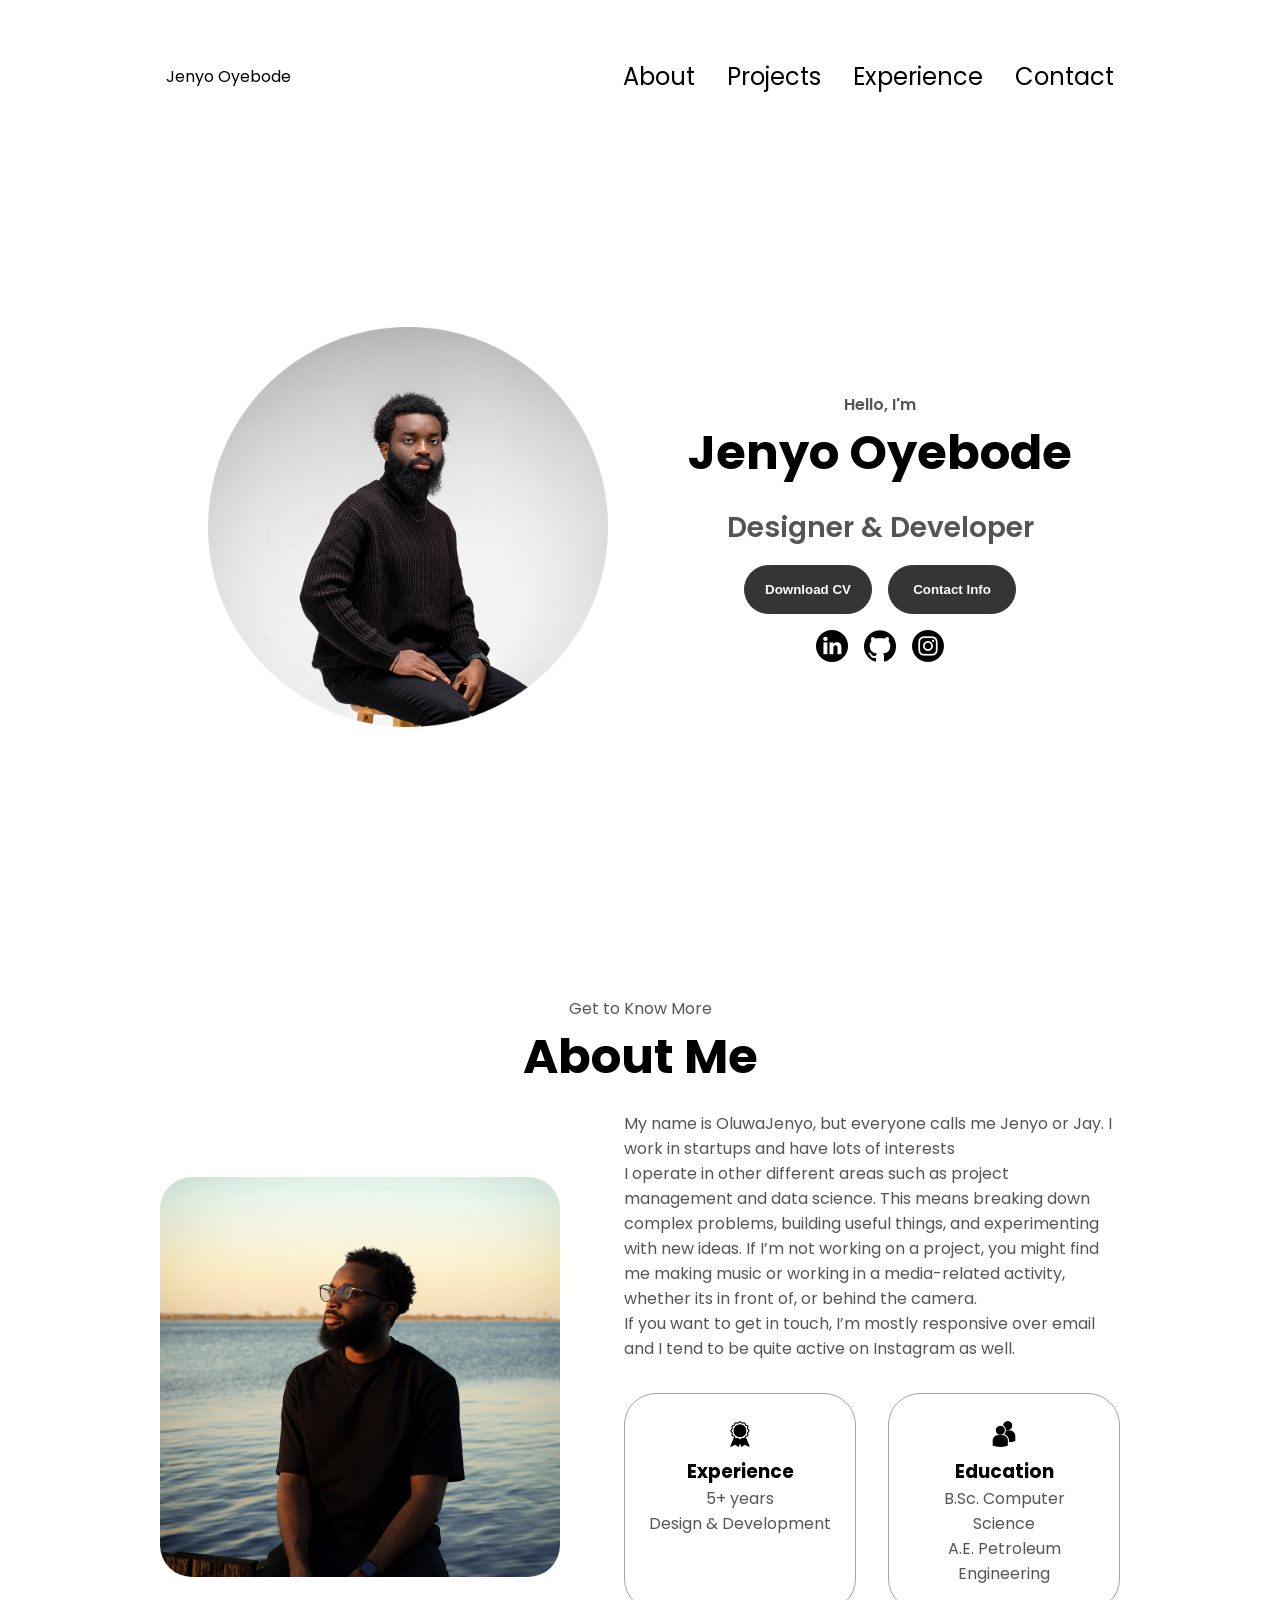
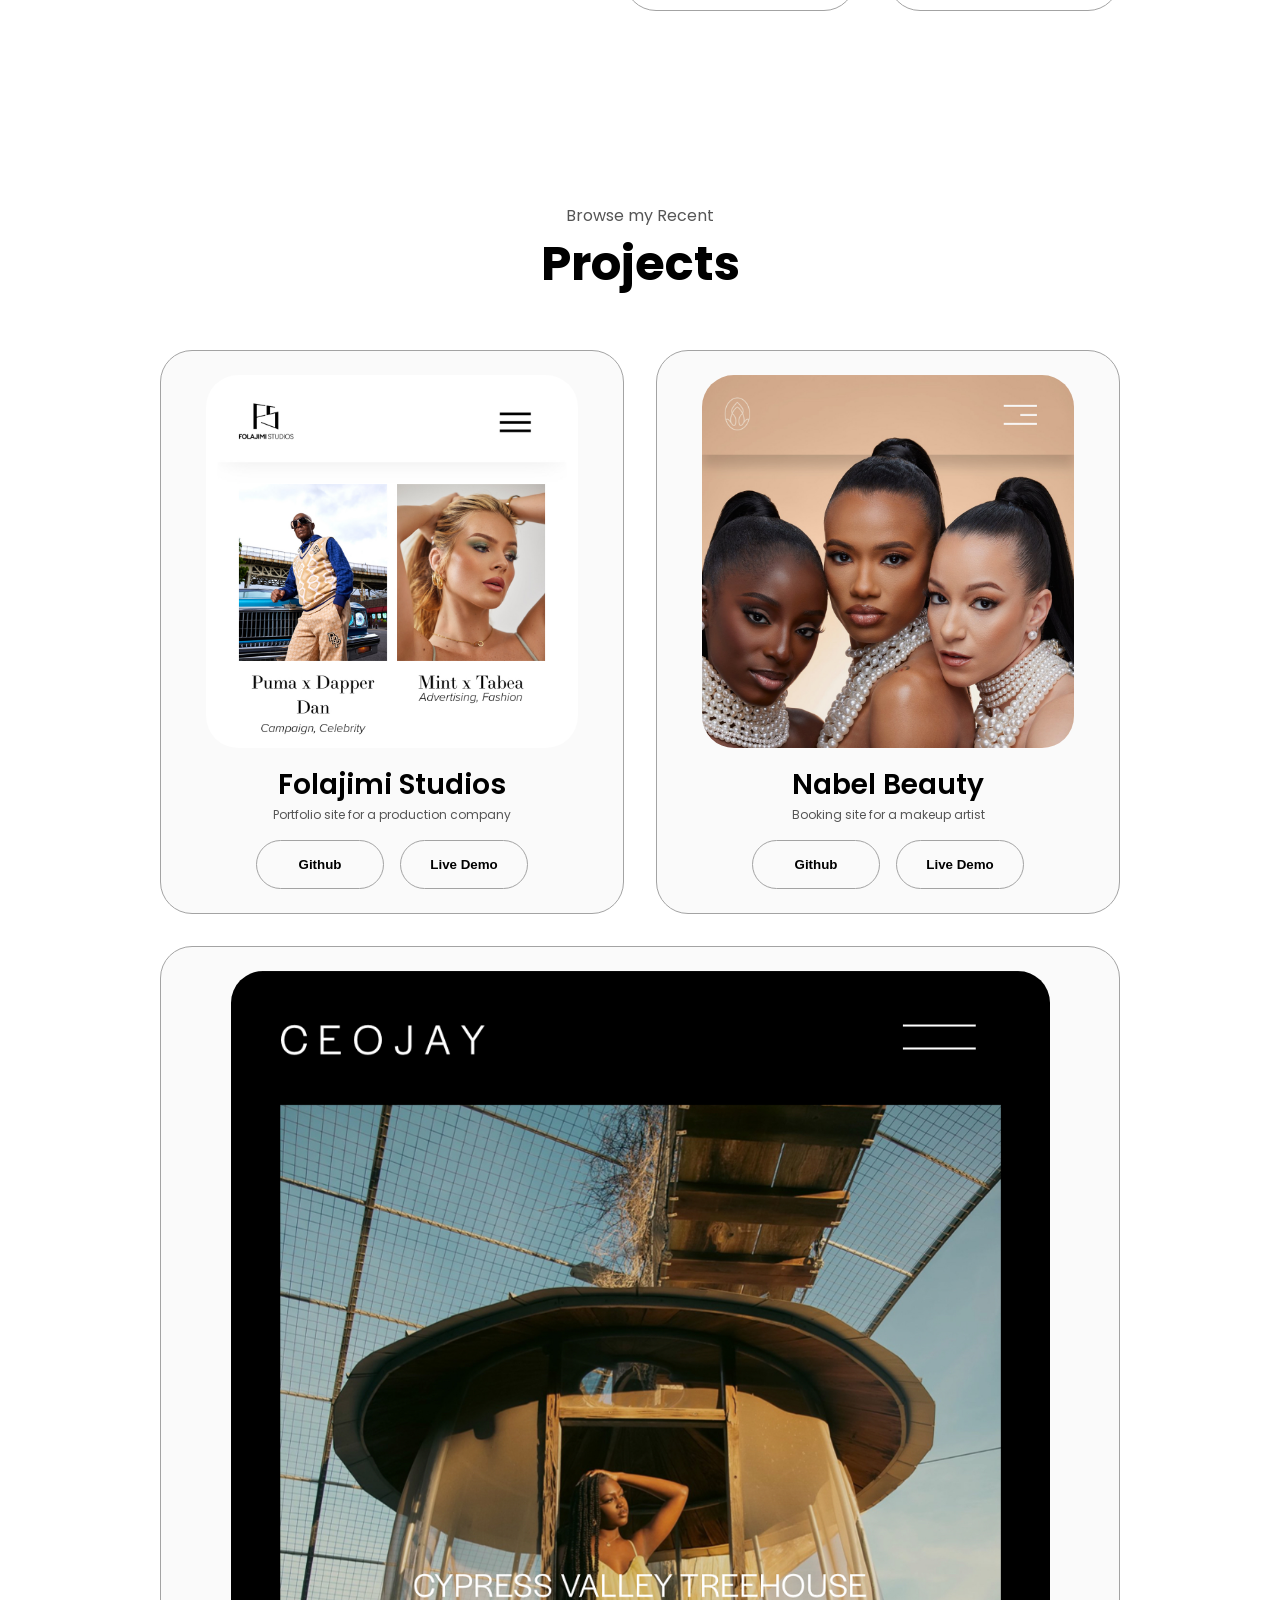
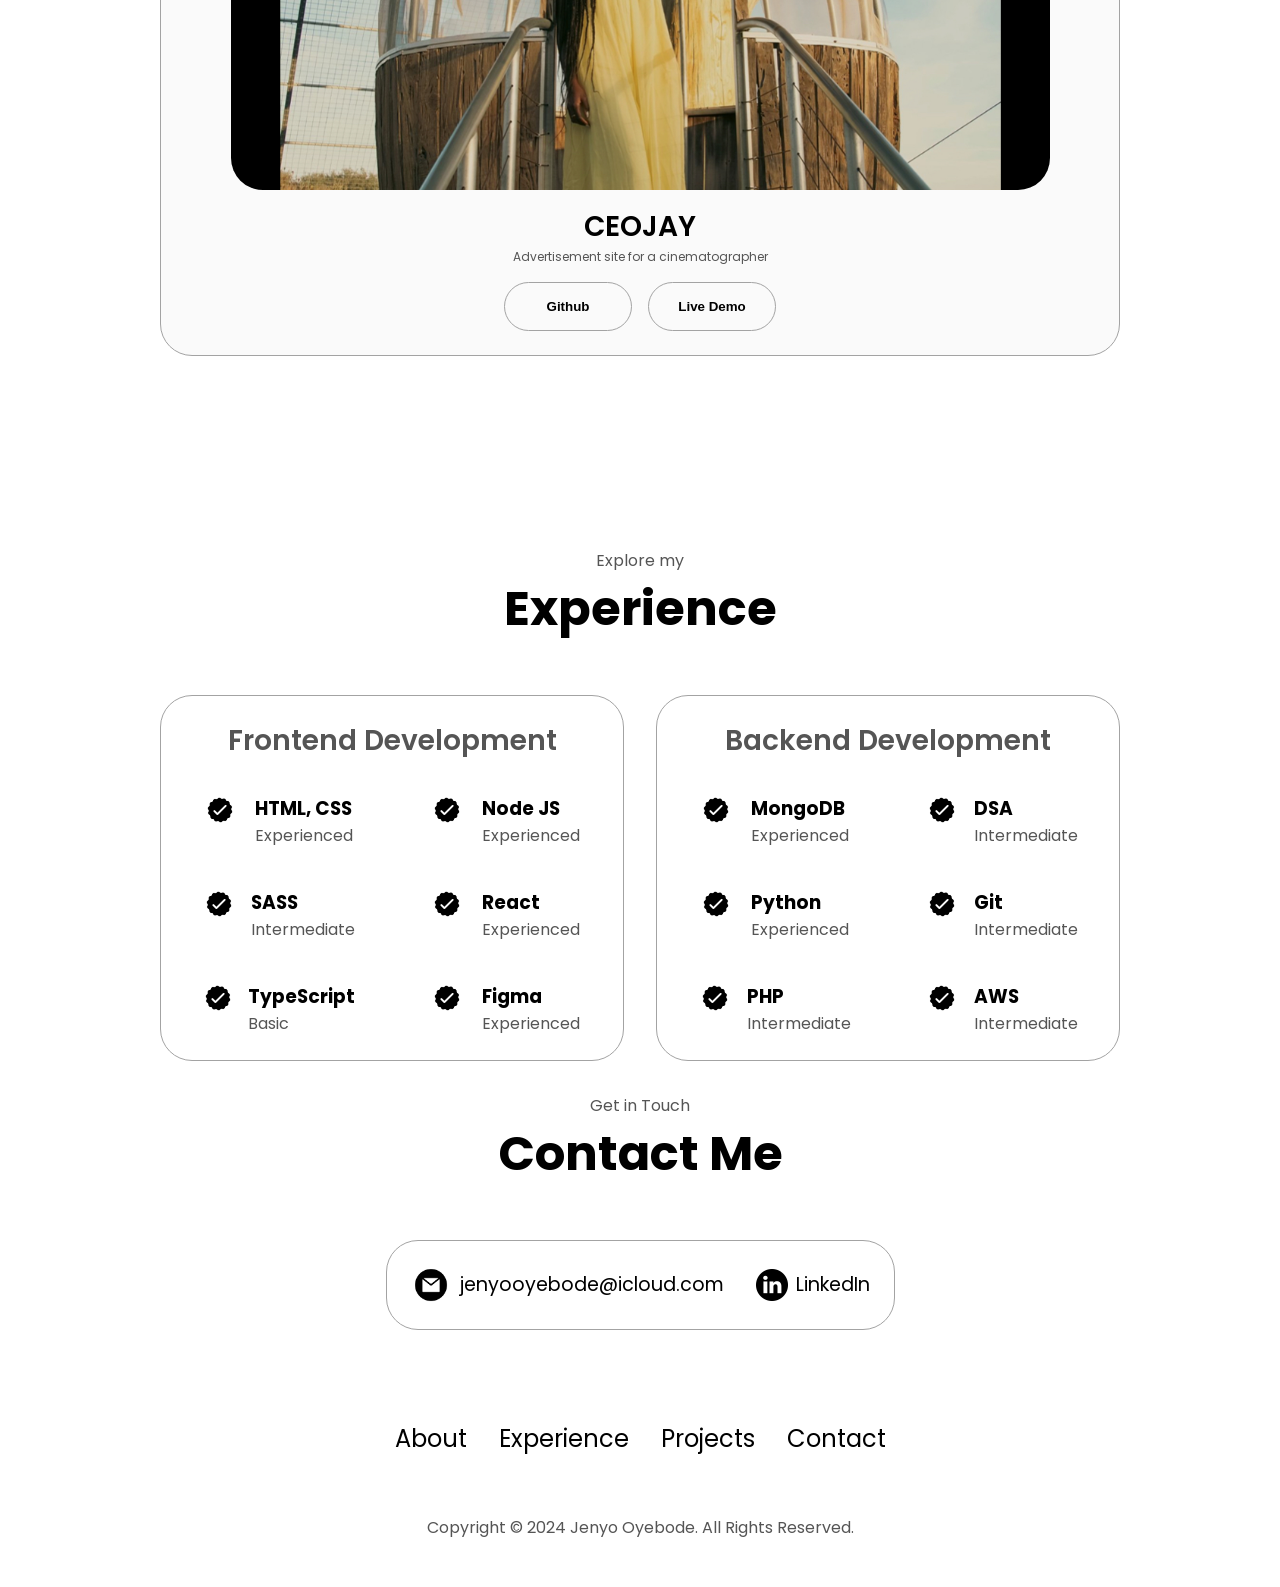
<file: index.html>
<!DOCTYPE html>
<html lang="en">
  <head>
    <meta charset="UTF-8" />
    <meta http-equiv="X-UA-Compatible" content="IE=edge" />
    <meta name="viewport" content="width=device-width, initial-scale=1.0" />
    <title>Jenyo Oyebode</title>

    <!-- add icon link -->
    <link rel="icon" href="./assets/fav-icon.png" type="image/icon type">

    <link rel="stylesheet" href="style.css" />
    <link rel="stylesheet" href="mediaqueries.css" />
  </head>

  <body>
    <nav id="desktop-nav">
      <div class="logo">Jenyo Oyebode</div>
      <div>
        <ul class="nav-links">
          <li><a href="#about">About</a></li>
          <li><a href="#projects">Projects</a></li>
          <li><a href="#experience">Experience</a></li>
          <li><a href="#contact">Contact</a></li>
        </ul>
      </div>
    </nav>
    <nav id="hamburger-nav">
      <div class="logo">Jenyo Oyebode</div>
      <div class="hamburger-menu">
        <div class="hamburger-icon" onclick="toggleMenu()">
          <span></span>
          <span></span>
          <span></span>
        </div>
        <div class="menu-links">
          <li><a href="#about" onclick="toggleMenu()">About</a></li>
          <li><a href="#projects" onclick="toggleMenu()">Projects</a></li>
          <li><a href="#experience" onclick="toggleMenu()">Experience</a></li>
          <li><a href="#contact" onclick="toggleMenu()">Contact</a></li>
        </div>
      </div>
    </nav>
    <section id="profile">
      <div class="section__pic-container">
        <img src="./assets/profile-pic.png" alt="Jenyo Oyebode profile picture" />
      </div>
      <div class="section__text">
        <p class="section__text__p1">Hello, I'm</p>
        <h1 class="title">Jenyo Oyebode</h1>
        <p class="section__text__p2">Designer & Developer</p>
        <div class="btn-container">
          <button
            class="btn btn-color-1"
            onclick="window.open('./assets/Oluwajenyo_Oyebode_Resume.pdf')"
          >
            Download CV
          </button>
          <button class="btn btn-color-1" onclick="location.href='./#contact'">
            Contact Info
          </button>
        </div>
        <div id="socials-container">
          <img
              src="./assets/linkedin.png"
              alt="My LinkedIn profile"
              class="icon"
              onclick="window.open('https://www.linkedin.com/in/oluwajenyo-oyebode', '_blank')"
            />

          <img
            src="./assets/github.png"
            alt="My Github profile"
            class="icon"
            onclick="window.open('https://github.com/jay-lenz', '_blank')"
          />
          <img
            src="./assets/instagram.png"
            alt="My Instagram profile"
            class="icon"
            onclick="window.open('https://www.instagram.com/jay_lenz')"

          />
        </div>
      </div>  
      
    </section>
    

    <section id="about">
      <p class="section__text__p1">Get to Know More</p>
      <h1 class="title">About Me</h1>
      <div class="section-container">
        <div class="section__pic-container">
          <img
            src="./assets/about-pic.png"
            alt="Profile picture"
            class="about-pic"
          />
        </div>
        <div class="about-details-container">
          <div class="text-container">
            <p>My name is OluwaJenyo, but everyone calls me Jenyo or Jay. I work in startups and have lots of interests </p>
            <p> I operate in other different areas such as project management and data science. This means breaking down complex problems, building useful things, and experimenting with new ideas. If I’m not working on a project, you might find me making music or working in a media-related activity, whether its in front of, or behind the camera. </p>
            <p> If you want to get in touch, I’m mostly responsive over email and I tend to be quite active on Instagram as well. </p>
          </div>
          <div class="about-containers">
            <div class="details-container">
              <img
                src="./assets/experience.png"
                alt="Experience icon"
                class="icon"
              />
              <h3>Experience</h3>
              <p>5+ years <br />Design & Development</p>
            </div>
            <div class="details-container">
              <img
                src="./assets/education.png"
                alt="Education icon"
                class="icon"
              />
              <h3>Education</h3>
              <p>B.Sc. Computer Science<br />A.E. Petroleum Engineering</p>
            </div>
          </div>
        </div>
      </div>
      <!-- <img
        src="./assets/arrow.png"
        alt="Arrow icon"
        class="icon arrow"
        onclick="location.href='./#projects'"
      /> -->
    </section>
    
    <section id="projects">
      <p class="section__text__p1">Browse my Recent</p>
      <h1 class="title">Projects</h1>
      <div class="experience-details-container">
        <div class="about-containers">
          <div class="details-container color-container">
            <div class="article-container">
              <img
                src="./assets/project-1.png"
                alt="Project 1"
                class="project-img"
              />
            </div>
            <h2 class="experience-sub-title project-title">Folajimi Studios</h2>
            <p class="section__text__p3">Portfolio site for a production company</p>
            <div class="btn-container">
              <button
                class="btn btn-color-2 project-btn"
                onclick="window.open('https://github.com/jay-lenz', '_blank')"
              >
                Github
              </button>
              <button
                class="btn btn-color-2 project-btn"
                onclick="window.open('https://www.folajimistudios.com/', '_blank')"
              >
                Live Demo
              </button>
            </div>
          </div>
          <div class="details-container color-container">
            <div class="article-container">
              <img
                src="./assets/project-2.png"
                alt="Project 2"
                class="project-img"
              />
            </div>
            <h2 class="experience-sub-title project-title">Nabel Beauty</h2>
            <p class="section__text__p3">Booking site for a makeup artist</p>
            <div class="btn-container">
              <button
                class="btn btn-color-2 project-btn"
                onclick="window.open('https://github.com/jay-lenz', '_blank')"
              >
                Github
              </button>
              <button
                class="btn btn-color-2 project-btn"
                onclick="window.open('https://www.nabelbeauty.com/', '_blank')"
              >
                Live Demo
              </button>
            </div>
          </div>
          <div class="details-container color-container">
            <div class="article-container">
              <img
                src="./assets/project-3.png"
                alt="Project 3"
                class="project-img"
              />
            </div>
            <h2 class="experience-sub-title project-title">CEOJAY</h2>
            <p class="section__text__p3">Advertisement site for a cinematographer</p>
            <div class="btn-container">
              <button
                class="btn btn-color-2 project-btn"
                onclick="window.open('https://github.com/jay-lenz', '_blank')"
              >
                Github
              </button>
              <button
                class="btn btn-color-2 project-btn"
                onclick="window.open('https://www.ceojay.me/', '_blank')"
              >
                Live Demo
              </button>
            </div>
          </div>
        </div>
      </div>
      <!-- <img
        src="./assets/arrow.png"
        alt="Arrow icon"
        class="icon arrow"
        onclick="location.href='./#experience'"
      /> -->
    </section>
    <section id="experience">
      <p class="section__text__p1">Explore my</p>
      <h1 class="title">Experience</h1>
      <div class="experience-details-container">
        <div class="about-containers">
          <div class="details-container">
            <h2 class="experience-sub-title">Frontend Development</h2>
            <div class="article-container">
              <article>
                <img
                  src="./assets/checkmark.png"
                  alt="Experience icon"
                  class="icon"
                />
                <div>
                  <h3>HTML, CSS</h3>
                  <p>Experienced</p>
                </div>
              </article>
              <article>
                <img
                  src="./assets/checkmark.png"
                  alt="Experience icon"
                  class="icon"
                />
                <div>
                  <h3>Node JS</h3>
                  <p>Experienced</p>
                </div>
              </article>
              <article>
                <img
                  src="./assets/checkmark.png"
                  alt="Experience icon"
                  class="icon"
                />
                <div>
                  <h3>SASS</h3>
                  <p>Intermediate</p>
                </div>
              </article>
              <article>
                <img
                  src="./assets/checkmark.png"
                  alt="Experience icon"
                  class="icon"
                />
                <div>
                  <h3>React</h3>
                  <p>Experienced</p>
                </div>
              </article>
              <article>
                <img
                  src="./assets/checkmark.png"
                  alt="Experience icon"
                  class="icon"
                />
                <div>
                  <h3>TypeScript</h3>
                  <p>Basic</p>
                </div>
              </article>
              <article>
                <img
                  src="./assets/checkmark.png"
                  alt="Experience icon"
                  class="icon"
                />
                <div>
                  <h3>Figma</h3>
                  <p>Experienced</p>
                </div>
              </article>
            </div>
          </div>
          <div class="details-container">
            <h2 class="experience-sub-title">Backend Development</h2>
            <div class="article-container">
              <article>
                <img
                  src="./assets/checkmark.png"
                  alt="Experience icon"
                  class="icon"
                />
                <div>
                  <h3>MongoDB</h3>
                  <p>Experienced</p>
                </div>
              </article>
              <article>
                <img
                  src="./assets/checkmark.png"
                  alt="Experience icon"
                  class="icon"
                />
                <div>
                  <h3>DSA</h3>
                  <p>Intermediate</p>
                </div>
              </article>
              <article>
                <img
                  src="./assets/checkmark.png"
                  alt="Experience icon"
                  class="icon"
                />
                <div>
                  <h3>Python</h3>
                  <p>Experienced</p>
                </div>
              </article>
              <article>
                <img
                  src="./assets/checkmark.png"
                  alt="Experience icon"
                  class="icon"
                />
                <div>
                  <h3>Git</h3>
                  <p>Intermediate</p>
                </div>
              </article>
              <article>
                <img
                  src="./assets/checkmark.png"
                  alt="Experience icon"
                  class="icon"
                />
                <div>
                  <h3>PHP</h3>
                  <p>Intermediate</p>
                </div>
              </article>
              <article>
                <img
                  src="./assets/checkmark.png"
                  alt="Experience icon"
                  class="icon"
                />
                <div>
                  <h3>AWS</h3>
                  <p>Intermediate</p>
                </div>
              </article>
            </div>
          </div>
        </div>
      </div>
      <!-- <img
        src="./assets/arrow.png"
        alt="Arrow icon"
        class="icon arrow"
        onclick="location.href='./#contact'"
      /> -->

    </section>
    <section id="contact">
      <p class="section__text__p1">Get in Touch</p>
      <h1 class="title">Contact Me</h1>
      <div class="contact-info-upper-container">
        <div class="contact-info-container">
          <img
            src="./assets/email.png"
            alt="Email icon"
            class="icon contact-icon email-icon"
          />
          <p><a href="mailto:jenyooyebode@icloud.com">jenyooyebode@icloud.com</a></p>
        </div>
        <div class="contact-info-container">
          <img
            src="./assets/linkedin.png"
            alt="LinkedIn icon"
            class="icon contact-icon"
          />
          <p><a href="https://www.linkedin.com/in/oluwajenyo-oyebode" target="_blank">LinkedIn</a></p>

          
        </div>
      </div>
    </section>
    <footer>
      <nav>
        <div class="nav-links-container">
          <ul class="nav-links">
            <li><a href="#about">About</a></li>
            <li><a href="#experience">Experience</a></li>
            <li><a href="#projects">Projects</a></li>
            <li><a href="#contact">Contact</a></li>
          </ul>
        </div>
      </nav>
      <p>Copyright &#169; 2024 Jenyo Oyebode. All Rights Reserved.</p>
    </footer>
    <script src="script.js"></script>
  </body>

</html>
</file>
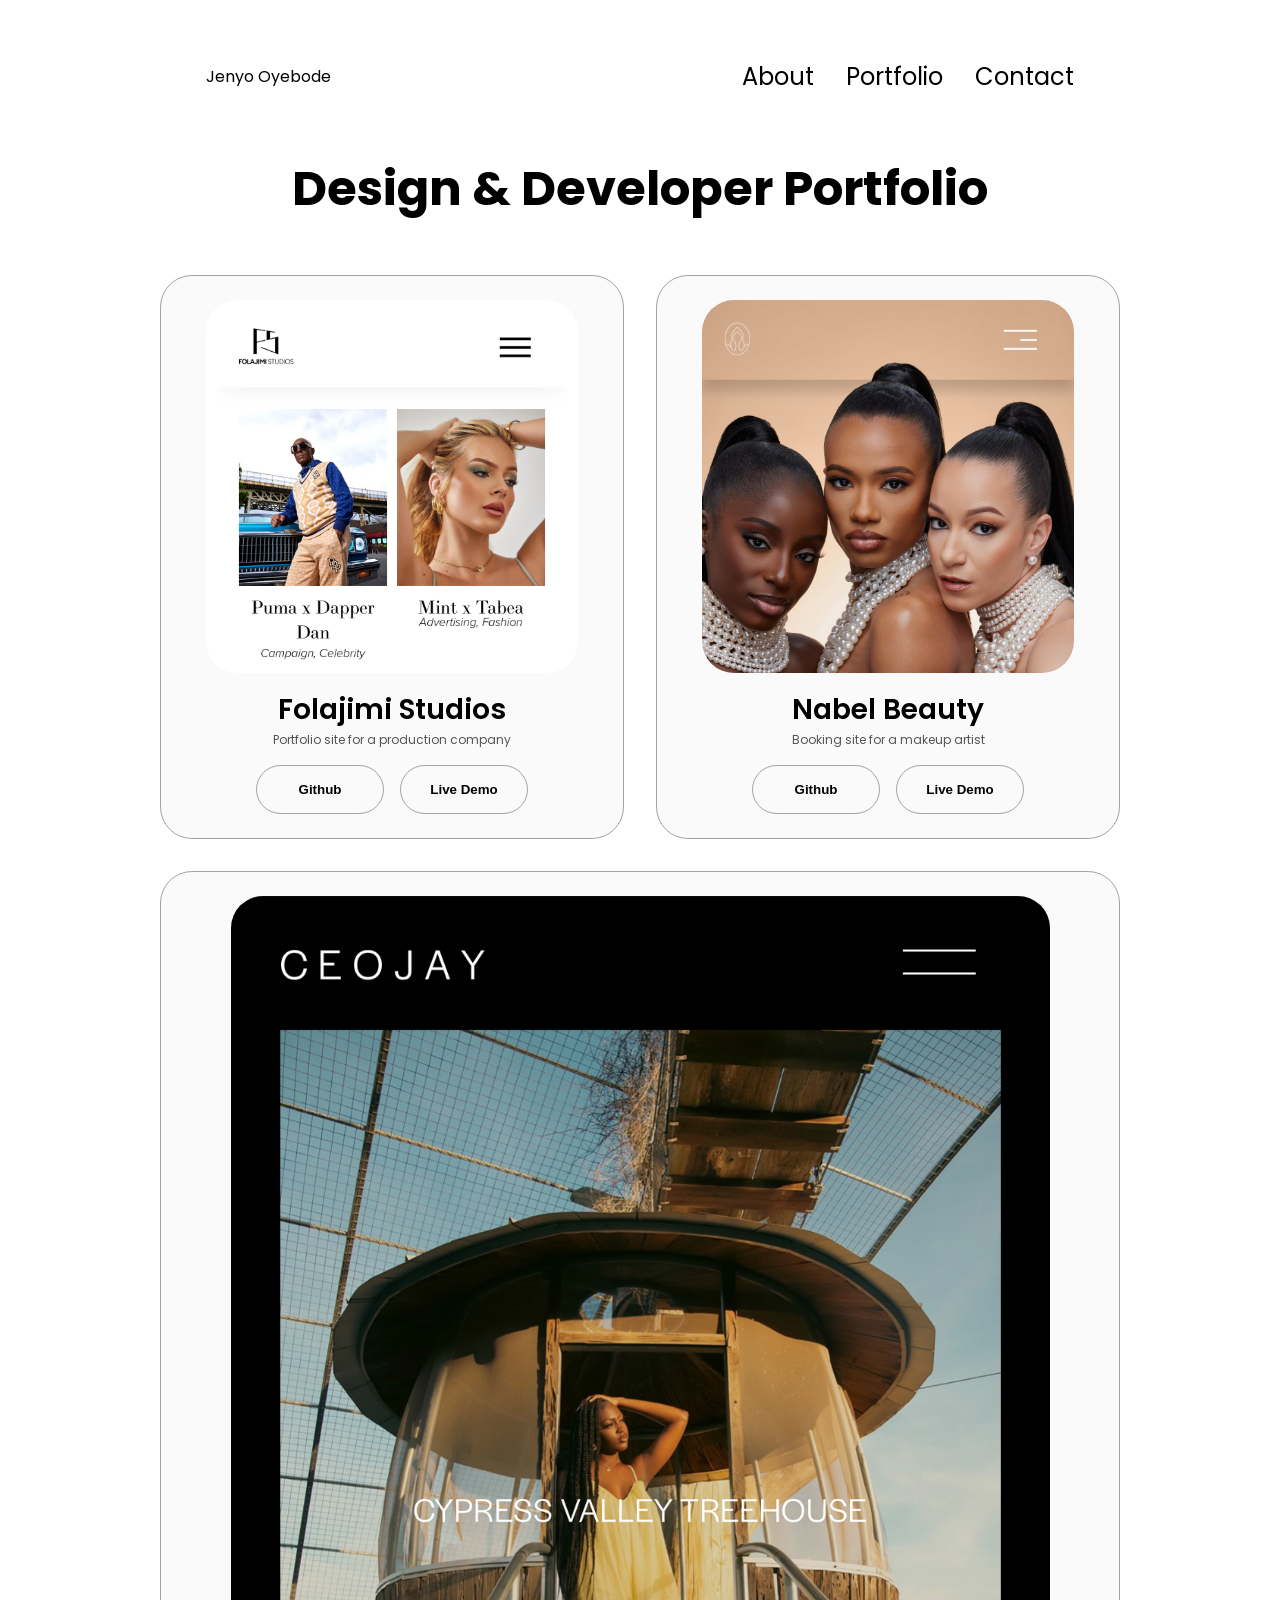
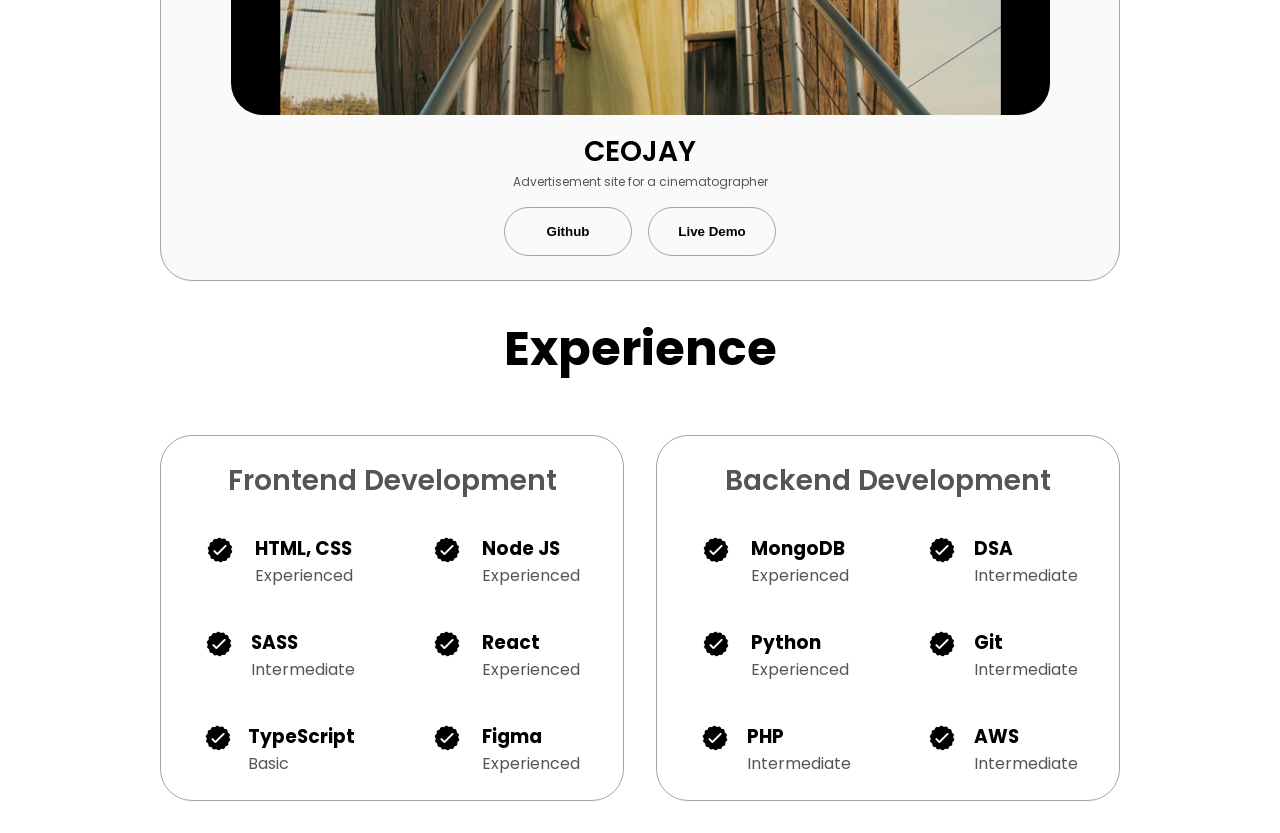
<file: developer.html>
<!DOCTYPE html>
<html lang="en">
  <head>
    <meta charset="UTF-8" />
    <meta http-equiv="X-UA-Compatible" content="IE=edge" />
    <meta name="viewport" content="width=device-width, initial-scale=1.0" />
    <title>Jenyo Oyebode</title>

    <!-- add icon link -->
    <link rel="icon" href="./assets/fav-icon.png" type="image/icon type">

    <link rel="stylesheet" href="style.css" />
    <link rel="stylesheet" href="mediaqueries.css" />
  </head>

  <body>
    <!-- Navigation Section -->
    <nav id="desktop-nav">
      <div class="logo">Jenyo Oyebode</div>
      <div>
        <ul class="nav-links">
          <li><a href="#about">About</a></li>
          <li><a href="#portfolio">Portfolio</a></li>
          <li><a href="#contact">Contact</a></li>
        </ul>
      </div>
    </nav>
    <nav id="hamburger-nav">
      <div class="logo">Jenyo Oyebode</div>
      <div class="hamburger-menu">
        <div class="hamburger-icon" onclick="toggleMenu()">
          <span></span>
          <span></span>
          <span></span>
        </div>
        <div class="menu-links">
          <li><a href="#about" onclick="toggleMenu()">About</a></li>
          <li><a href="#portfolio" onclick="toggleMenu()">Portfolio</a></li>
          <li><a href="#contact" onclick="toggleMenu()">Contact</a></li>
        </div>
      </div>
    </nav>


    <!-- Portfolio Section -->
    <section id="portfolio">
      <h1 class="title">Design & Developer Portfolio</h1>
      <div class="experience-details-container">
        <div class="about-containers">
          <div class="details-container color-container">
            <div class="article-container">
              <img
                src="./assets/project-1.png"
                alt="Project 1"
                class="project-img"
              />
            </div>
            <h2 class="experience-sub-title project-title">Folajimi Studios</h2>
            <p class="section__text__p3">Portfolio site for a production company</p>
            <div class="btn-container">
              <button
                class="btn btn-color-2 project-btn"
                onclick="window.open('https://github.com/jay-lenz', '_blank')"
              >
                Github
              </button>
              <button
                class="btn btn-color-2 project-btn"
                onclick="window.open('https://www.folajimistudios.com/', '_blank')"
              >
                Live Demo
              </button>
            </div>
          </div>
          <div class="details-container color-container">
            <div class="article-container">
              <img
                src="./assets/project-2.png"
                alt="Project 2"
                class="project-img"
              />
            </div>
            <h2 class="experience-sub-title project-title">Nabel Beauty</h2>
            <p class="section__text__p3">Booking site for a makeup artist</p>
            <div class="btn-container">
              <button
                class="btn btn-color-2 project-btn"
                onclick="window.open('https://github.com/jay-lenz', '_blank')"
              >
                Github
              </button>
              <button
                class="btn btn-color-2 project-btn"
                onclick="window.open('https://www.nabelbeauty.com/', '_blank')"
              >
                Live Demo
              </button>
            </div>
          </div>
          <div class="details-container color-container">
            <div class="article-container">
              <img
                src="./assets/project-3.png"
                alt="Project 3"
                class="project-img"
              />
            </div>
            <h2 class="experience-sub-title project-title">CEOJAY</h2>
            <p class="section__text__p3">Advertisement site for a cinematographer</p>
            <div class="btn-container">
              <button
                class="btn btn-color-2 project-btn"
                onclick="window.open('https://github.com/jay-lenz', '_blank')"
              >
                Github
              </button>
              <button
                class="btn btn-color-2 project-btn"
                onclick="window.open('https://www.ceojay.me/', '_blank')"
              >
                Live Demo
              </button>
            </div>
          </div>
        </div>
      </div>
      <!-- <img
        src="./assets/arrow.png"
        alt="Arrow icon"
        class="icon arrow"
        onclick="location.href='./#experience'"
      /> -->
    </section>



    <!-- Experience Section -->
    <section id="experience">
      <h1 class="title">Experience</h1>
      <div class="experience-details-container">
        <div class="about-containers">
          <div class="details-container">
            <h2 class="experience-sub-title">Frontend Development</h2>
            <div class="article-container">
              <article>
                <img
                  src="./assets/checkmark.png"
                  alt="Experience icon"
                  class="icon"
                />
                <div>
                  <h3>HTML, CSS</h3>
                  <p>Experienced</p>
                </div>
              </article>
              <article>
                <img
                  src="./assets/checkmark.png"
                  alt="Experience icon"
                  class="icon"
                />
                <div>
                  <h3>Node JS</h3>
                  <p>Experienced</p>
                </div>
              </article>
              <article>
                <img
                  src="./assets/checkmark.png"
                  alt="Experience icon"
                  class="icon"
                />
                <div>
                  <h3>SASS</h3>
                  <p>Intermediate</p>
                </div>
              </article>
              <article>
                <img
                  src="./assets/checkmark.png"
                  alt="Experience icon"
                  class="icon"
                />
                <div>
                  <h3>React</h3>
                  <p>Experienced</p>
                </div>
              </article>
              <article>
                <img
                  src="./assets/checkmark.png"
                  alt="Experience icon"
                  class="icon"
                />
                <div>
                  <h3>TypeScript</h3>
                  <p>Basic</p>
                </div>
              </article>
              <article>
                <img
                  src="./assets/checkmark.png"
                  alt="Experience icon"
                  class="icon"
                />
                <div>
                  <h3>Figma</h3>
                  <p>Experienced</p>
                </div>
              </article>
            </div>
          </div>
          <div class="details-container">
            <h2 class="experience-sub-title">Backend Development</h2>
            <div class="article-container">
              <article>
                <img
                  src="./assets/checkmark.png"
                  alt="Experience icon"
                  class="icon"
                />
                <div>
                  <h3>MongoDB</h3>
                  <p>Experienced</p>
                </div>
              </article>
              <article>
                <img
                  src="./assets/checkmark.png"
                  alt="Experience icon"
                  class="icon"
                />
                <div>
                  <h3>DSA</h3>
                  <p>Intermediate</p>
                </div>
              </article>
              <article>
                <img
                  src="./assets/checkmark.png"
                  alt="Experience icon"
                  class="icon"
                />
                <div>
                  <h3>Python</h3>
                  <p>Experienced</p>
                </div>
              </article>
              <article>
                <img
                  src="./assets/checkmark.png"
                  alt="Experience icon"
                  class="icon"
                />
                <div>
                  <h3>Git</h3>
                  <p>Intermediate</p>
                </div>
              </article>
              <article>
                <img
                  src="./assets/checkmark.png"
                  alt="Experience icon"
                  class="icon"
                />
                <div>
                  <h3>PHP</h3>
                  <p>Intermediate</p>
                </div>
              </article>
              <article>
                <img
                  src="./assets/checkmark.png"
                  alt="Experience icon"
                  class="icon"
                />
                <div>
                  <h3>AWS</h3>
                  <p>Intermediate</p>
                </div>
              </article>
            </div>
          </div>
        </div>
      </div>
      <!-- <img
        src="./assets/arrow.png"
        alt="Arrow icon"
        class="icon arrow"
        onclick="location.href='./#contact'"
      /> -->

    </section>

    <!-- Script -->
    <script src="script.js"></script>
  </body>

</html>
</file>
<file: style.css>
/* GENERAL */

@import url("https://fonts.googleapis.com/css2?family=Poppins:wght@300;400;500;600&display=swap");

* {
  margin: 0;
  padding: 0;
}

body {
  font-family: "Poppins", sans-serif;
}

html {
  scroll-behavior: smooth;
}

p {
  color: rgb(85, 85, 85);
}

/* TRANSITION */

a,
.btn {
  transition: all 300ms ease;
}

/* DESKTOP NAV */
.logo img { 
  position: inherit;
  width: 50px;
}

nav,
.nav-links {
  display: flex;
}

nav {
  justify-content: space-around;
  align-items: center;
  height: 17vh;
}

.nav-links {
  gap: 2rem;
  list-style: none;
  font-size: 1.5rem;
}

a {
  color: black;
  text-decoration: none;
  text-decoration-color: white;
}

a:hover {
  color: grey;
  text-decoration: underline;
  text-underline-offset: 1rem;
  text-decoration-color: rgb(181, 181, 181);
}


.logo:hover {
  cursor: default;
}

/* HAMBURGER MENU */

#hamburger-nav {
  display: none;
}

.hamburger-menu {
  position: relative;
  display: inline-block;
}


.hamburger-icon {
  display: flex;
  flex-direction: column;
  justify-content: space-between;
  height: 24px;
  width: 30px;
  cursor: pointer;
}

.hamburger-icon span {
  width: 100%;
  height: 2px;
  background-color: black;
  transition: all 0.3 ease-in-out;
}

.menu-links {
  position: absolute;
  top: 100%;
  right: 0;
  background-color: white;
  width: fit-content;
  max-height: 0;
  overflow: hidden;
  transition: all 0.3 ease-in-out;
}

.menu-links a {
  display: block;
  padding: 10px;
  text-align: center;
  font-size: 1.5rem;
  color: black;
  text-decoration: none;
  transition: all 0.3 ease-in-out;
}

.menu-links li {
  list-style: none;
}

.menu-links.open {
  max-height: 300px;
}

.hamburger-icon.open span:first-child {
  transform: rotate(45deg) translate(10px, 5px);
}

.hamburger-icon.open span:nth-child(2) {
  opacity: 0;
}

.hamburger-icon.open span:last-child {
  transform: rotate(-45deg) translate(10px, -5px);
}

.hamburger-icon span:first-child {
  transform: none;
}

.hamburger-icon span:first-child {
  opacity: 1;
}

.hamburger-icon span:first-child {
  transform: none;
}

/* SECTIONS */

section {
  /* padding-top: 4vh;
  height: 96vh; */
  margin: 0 10rem;
  box-sizing: border-box;
  min-height: fit-content;
}

.section-container {
  display: flex;
}

/* PROFILE SECTION */

#profile {
  display: flex;
  justify-content: center;
  gap: 5rem;
  height: 80vh;
}

.section__pic-container {
  display: flex;
  height: 400px;
  width: 400px;
  margin: auto 0;
}

.section__text {
  align-self: center;
  text-align: center;
}

.section__text p {
  font-weight: 600;
}

.section__text__p1 {
  text-align: center;
}

.section__text__p2 {
  font-size: 1.75rem;
  margin-bottom: 1rem;
}

.title {
  font-size: 3rem;
  text-align: center;
}

#socials-container {
  display: flex;
  justify-content: center;
  margin-top: 1rem;
  gap: 1rem;
}

/* ICONS */

.icon {
  cursor: pointer;
  height: 2rem;
}

/* BUTTONS */

.btn-container {
  display: flex;
  justify-content: center;
  gap: 1rem;
}

.btn {
  font-weight: 600;
  transition: all 300ms ease;
  padding: 1rem;
  width: 8rem;
  border-radius: 2rem;
}

.btn-color-1,
.btn-color-2 {
  border: rgb(53, 53, 53) 0.1rem solid;
}

.btn-color-1:hover,
.btn-color-2:hover {
  cursor: pointer;
}

.btn-color-1,
.btn-color-2:hover {
  background: rgb(53, 53, 53);
  color: white;
}

.btn-color-1:hover {
  background: rgb(0, 0, 0);
}

.btn-color-2 {
  background: none;
}

.btn-color-2:hover {
  border: rgb(255, 255, 255) 0.1rem solid;
}

.btn-container {
  gap: 1rem;
}

/* ABOUT SECTION */

#about {
  margin-bottom: 10rem;
  position: relative;
}

.about-containers {
  gap: 2rem;
  margin-bottom: 2rem;
  margin-top: 2rem;
}

.about-details-container {
  justify-content: center;
  flex-direction: column;
}

.about-containers,
.about-details-container {
  display: flex;
}

.about-pic {
  border-radius: 2rem;
}

.arrow {
  position: absolute;
  right: -5rem;
  bottom: -5rem;
}

.title {
  height: 90px;
}

.details-container {
  padding: 1.5rem;
  flex: 1;
  background: white;
  border-radius: 2rem;
  border: rgb(53, 53, 53) 0.1rem solid;
  border-color: rgb(163, 163, 163);
  text-align: center;
}

.section-container {
  gap: 4rem;
  height: 80%;
}

.section__pic-container {
  height: 400px;
  width: 400px;
  margin: auto 0;
}

/* EXPERIENCE SECTION */

#experience {
  position: relative;
}

.experience-sub-title {
  color: rgb(85, 85, 85);
  font-weight: 600;
  font-size: 1.75rem;
  margin-bottom: 2rem;
}

.experience-details-container {
  display: flex;
  justify-content: center;
  flex-direction: column;
}

.article-container {
  display: flex;
  text-align: initial;
  flex-wrap: wrap;
  flex-direction: row;
  gap: 2.5rem;
  justify-content: space-around;
}

article {
  display: flex;
  width: 10rem;
  justify-content: space-around;
  gap: 0.5rem;
}

article .icon {
  cursor: default;
}

/* PROJECTS SECTION */

#projects {
  margin-bottom: 10rem;
  position: relative;
}

.color-container {
  border-color: rgb(163, 163, 163);
  background: rgb(250, 250, 250);
}

.project-img {
  border-radius: 2rem;
  width: 90%;
  height: 90%;
}

.project-title {
  margin: 1rem;
  color: black;
}

.project-btn {
  color: black;
  border-color: rgb(163, 163, 163);
}

.section__text__p3 {
  margin-top: -1rem;
  margin-bottom: 1rem;
  font-size: 12px;
}


/* CONTACT */

#contact {
  display: flex;
  justify-content: center;
  flex-direction: column;
  height: 50vh;
}

.contact-info-upper-container {
  display: flex;
  justify-content: center;
  border-radius: 2rem;
  border: rgb(53, 53, 53) 0.1rem solid;
  border-color: rgb(163, 163, 163);
  background: (250, 250, 250);
  margin: 2rem auto;
  padding: 0.5rem;
}

.contact-info-container {
  display: flex;
  align-items: center;
  justify-content: center;
  gap: 0.5rem;
  margin: 1rem;
}

.contact-info-container p {
  font-size: larger;
}

.contact-icon {
  cursor: default;
}

.email-icon {
  height: 2.5rem;
}

/* FOOTER SECTION */

footer {
  height: 25vh;
  margin: 0 1rem;
}

footer p {
  text-align: center;
}
</file>
<file: mediaqueries.css>
@media screen and (max-width: 1400px) {
  #profile {
    height: 83vh;
    margin-bottom: 6rem;
  }
  .about-containers {
    flex-wrap: wrap;
  }
  #contact,
  #projects {
    height: fit-content;
  }
}

@media screen and (max-width: 1200px) {
  #desktop-nav {
    display: none;
  }
  #hamburger-nav {
    display: flex;
  }
  
  #profile,
  .section-container {
    display: block;
  }
  .arrow {
    display: none;
  }
  section,
  .section-container {
    height: fit-content;
  }
  section {
    margin: 0 5%;
  }
  .section__pic-container {
    width: 275px;
    height: 275px;
    margin: 0 auto 2rem;
  }
  .about-containers {
    margin-top: 0;
  }
}

@media screen and (max-width: 600px) {
  #contact,
  footer {
    height: 40vh;
  }
  #profile {
    height: 75vh;
    padding-top: 1rem;
  }

  #projects{
    margin-top: -5rem;
    margin-bottom: 4rem;

    .title {
      height: 70px;
    }
  }

  
  #experience {
    margin-top: rem;

    .title {
      height: 60px;
    }
  }

  #about {
    .title {
      height: 60px;
    }
    .about-containers {
      padding-left: 10px;
      width: 330px;
    }
  }

  #contact {
    .title {
      height: 40px;
    }
  }

  article {
    font-size: 1rem;
  }
  footer nav {
    height: fit-content;
    margin-bottom: 2rem;
  }
  .about-containers,
  .contact-info-upper-container,
  .btn-container {
    flex-wrap: wrap;
  }

  /* .about-containers {
    max-width: 500px;
  } */

  .contact-info-container {
    margin: 0;
  }
  .contact-info-container p,
  .nav-links li a {
    font-size: 1rem;
  }
  .experience-sub-title {
    font-size: 1.25rem;
  }
  .logo {
    font-size: 1.5rem;
  }
  .nav-links {
    flex-direction: column;
    gap: 0.5rem;
    text-align: center;
  }
  .section__pic-container {
    width: auto;
    height: 65vw;
    justify-content: center;
  }
  .section__text__p2 {
    font-size: 1.25rem;
  }
  .title {
    font-size: 2rem;
  }
  .text-container {
    text-align: justify;
    margin-left: 0.5rem;
    margin-right: 0.5rem;
    margin-bottom: 1rem;
  }
}
</file>
